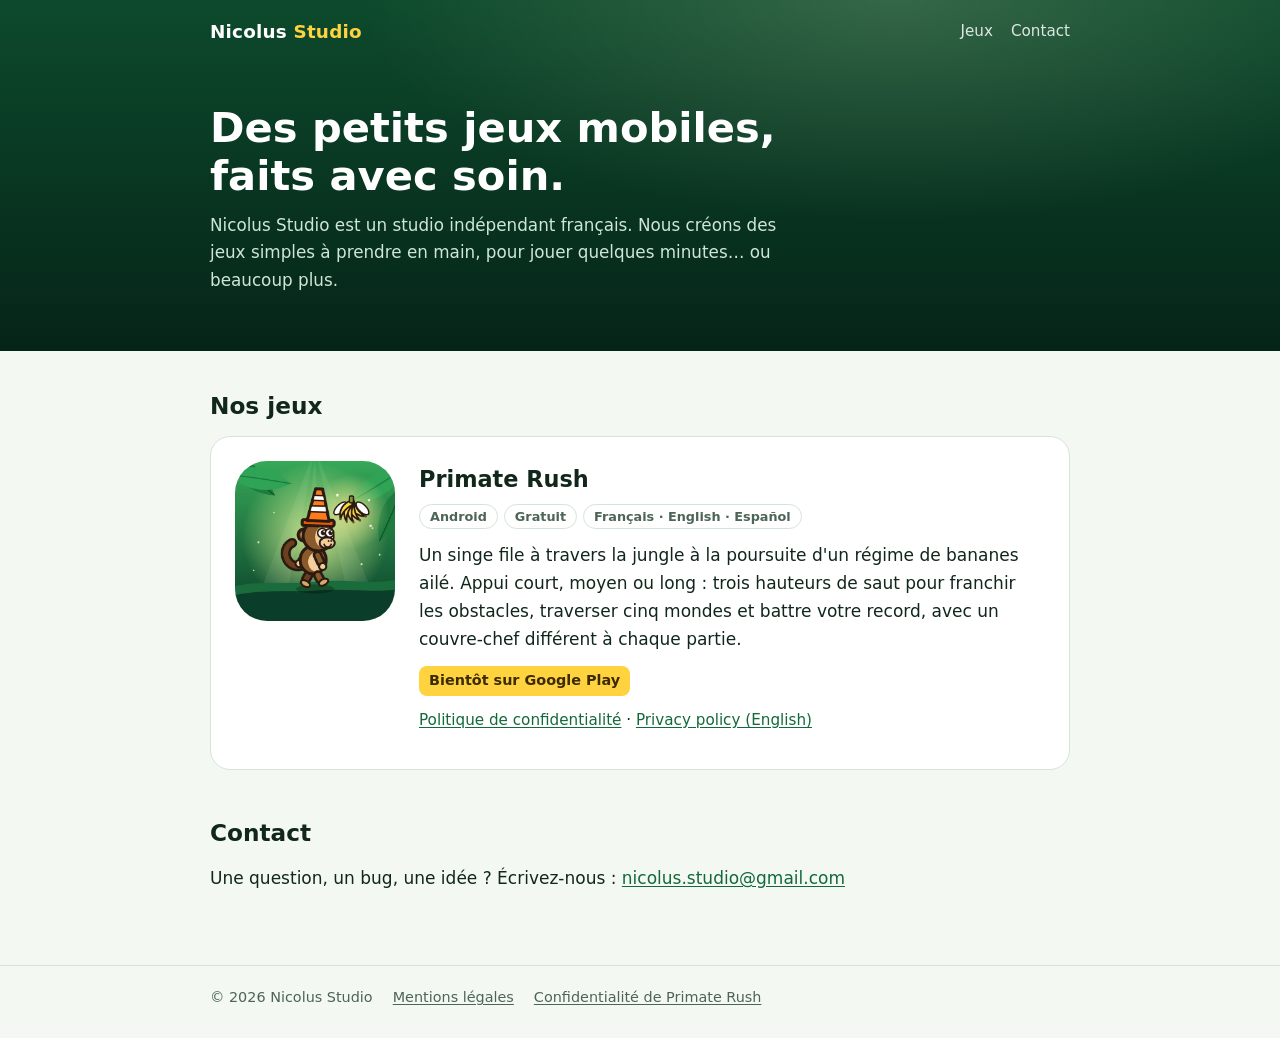
<file: index.html>
<!doctype html>
<html lang="fr">
<head>
  <meta charset="utf-8">
  <meta name="viewport" content="width=device-width, initial-scale=1">
  <title>Nicolus Studio · Jeux mobiles</title>
  <meta name="description" content="Nicolus Studio, studio indépendant français de jeux mobiles. Découvrez Primate Rush sur Android.">
  <!-- Validation Google Search Console (exigée par la Play Console) : ne jamais supprimer -->
  <meta name="google-site-verification" content="YtDoc_-_QyA96NltjLyENuUghlewzQ8tcioZ0ok7Tdg">
  <link rel="icon" type="image/png" href="img/primate-rush-icon.png">
  <link rel="stylesheet" href="style.css">
</head>
<body>
  <header class="site-header">
    <div class="wrap bar">
      <a class="brand" href="./">Nicolus <span>Studio</span></a>
      <nav aria-label="Navigation principale">
        <a href="#jeux">Jeux</a>
        <a href="#contact">Contact</a>
      </nav>
    </div>
    <div class="wrap hero">
      <h1>Des petits jeux mobiles, faits avec soin.</h1>
      <p>Nicolus Studio est un studio indépendant français. Nous créons des jeux simples à prendre en main, pour jouer quelques minutes… ou beaucoup plus.</p>
    </div>
  </header>

  <main class="wrap">
    <section id="jeux" aria-labelledby="jeux-titre">
      <h2 id="jeux-titre">Nos jeux</h2>
      <article class="game">
        <img src="img/primate-rush-icon.png" width="160" height="160" alt="Icône de Primate Rush : un singe coiffé d'un cône de chantier, dans la jungle">
        <div>
          <h3>Primate Rush</h3>
          <p class="tags"><span>Android</span><span>Gratuit</span><span>Français · English · Español</span></p>
          <p>Un singe file à travers la jungle à la poursuite d'un régime de bananes ailé. Appui court, moyen ou long : trois hauteurs de saut pour franchir les obstacles, traverser cinq mondes et battre votre record, avec un couvre-chef différent à chaque partie.</p>
          <p class="status">Bientôt sur Google Play</p>
          <p class="links">
            <a href="primate-rush/confidentialite.html">Politique de confidentialité</a> ·
            <a href="primate-rush/privacy.html" hreflang="en" lang="en">Privacy policy (English)</a>
          </p>
        </div>
      </article>
    </section>

    <section id="contact" aria-labelledby="contact-titre">
      <h2 id="contact-titre">Contact</h2>
      <p>Une question, un bug, une idée ? Écrivez-nous : <a href="mailto:nicolus.studio@gmail.com">nicolus.studio@gmail.com</a></p>
    </section>
  </main>

  <footer class="site-footer">
    <div class="wrap">
      <span>© 2026 Nicolus Studio</span>
      <a href="mentions-legales.html">Mentions légales</a>
      <a href="primate-rush/confidentialite.html">Confidentialité de Primate Rush</a>
    </div>
  </footer>
</body>
</html>
</file>
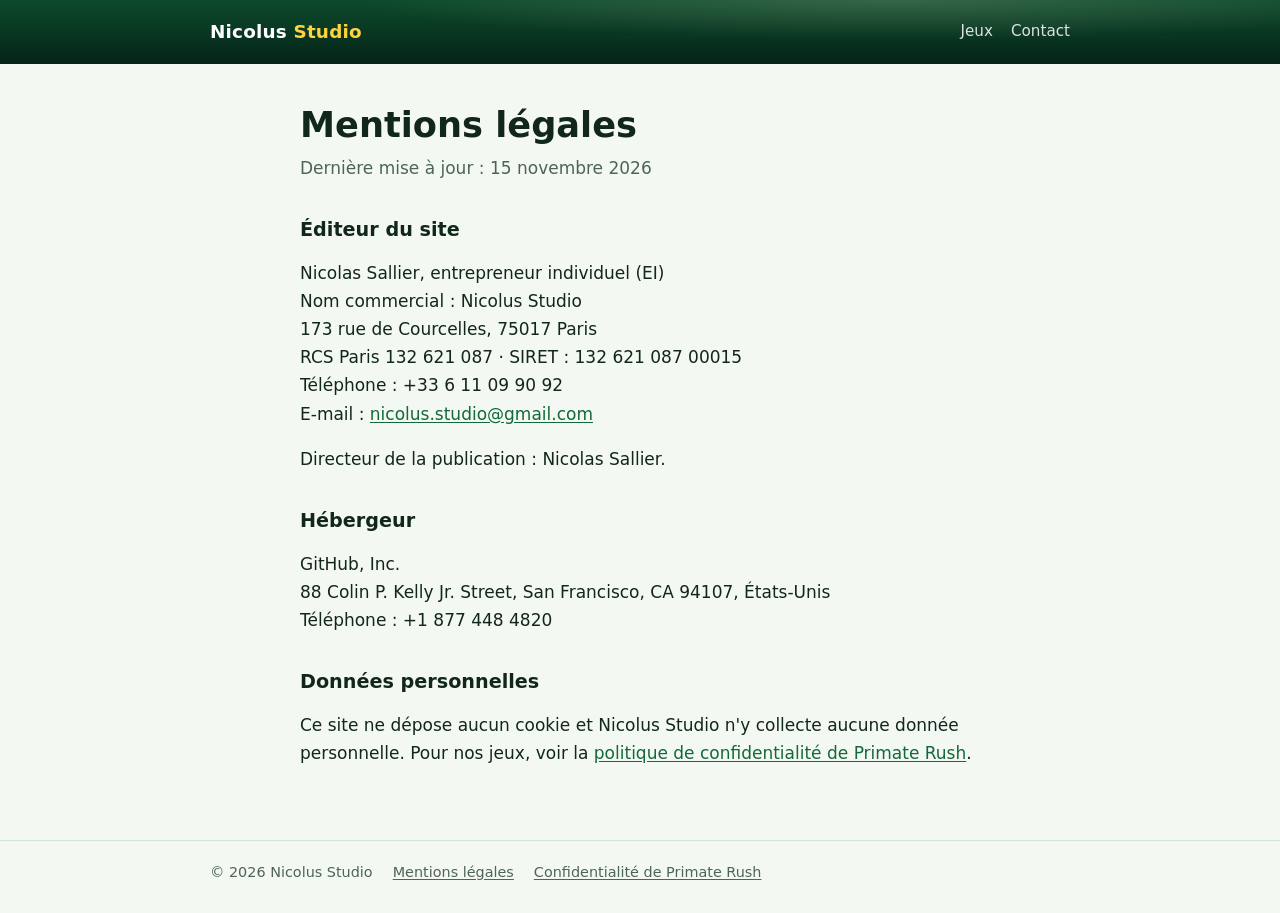
<file: mentions-legales.html>
<!doctype html>
<html lang="fr">
<head>
  <meta charset="utf-8">
  <meta name="viewport" content="width=device-width, initial-scale=1">
  <title>Mentions légales · Nicolus Studio</title>
  <meta name="description" content="Mentions légales du site de Nicolus Studio.">
  <link rel="icon" type="image/png" href="img/primate-rush-icon.png">
  <link rel="stylesheet" href="style.css">
</head>
<body>
  <header class="site-header">
    <div class="wrap bar">
      <a class="brand" href="./">Nicolus <span>Studio</span></a>
      <nav aria-label="Navigation principale">
        <a href="./#jeux">Jeux</a>
        <a href="./#contact">Contact</a>
      </nav>
    </div>
  </header>

  <main class="wrap doc">
    <h1>Mentions légales</h1>
    <p class="updated">Dernière mise à jour : 15 novembre 2026</p>

    <h2>Éditeur du site</h2>
    <p>
      Nicolas Sallier, entrepreneur individuel (EI)<br>
      Nom commercial : Nicolus Studio<br>
      173 rue de Courcelles, 75017 Paris<br>
      RCS Paris 132 621 087 · SIRET : 132 621 087 00015<br>
      Téléphone : +33 6 11 09 90 92<br>
      E-mail : <a href="mailto:nicolus.studio@gmail.com">nicolus.studio@gmail.com</a>
    </p>
    <p>Directeur de la publication : Nicolas Sallier.</p>

    <h2>Hébergeur</h2>
    <p>
      GitHub, Inc.<br>
      88 Colin P. Kelly Jr. Street, San Francisco, CA 94107, États-Unis<br>
      Téléphone : +1 877 448 4820
    </p>

    <h2>Données personnelles</h2>
    <p>Ce site ne dépose aucun cookie et Nicolus Studio n'y collecte aucune donnée personnelle. Pour nos jeux, voir la <a href="primate-rush/confidentialite.html">politique de confidentialité de Primate Rush</a>.</p>
  </main>

  <footer class="site-footer">
    <div class="wrap">
      <span>© 2026 Nicolus Studio</span>
      <a href="mentions-legales.html">Mentions légales</a>
      <a href="primate-rush/confidentialite.html">Confidentialité de Primate Rush</a>
    </div>
  </footer>
</body>
</html>
</file>
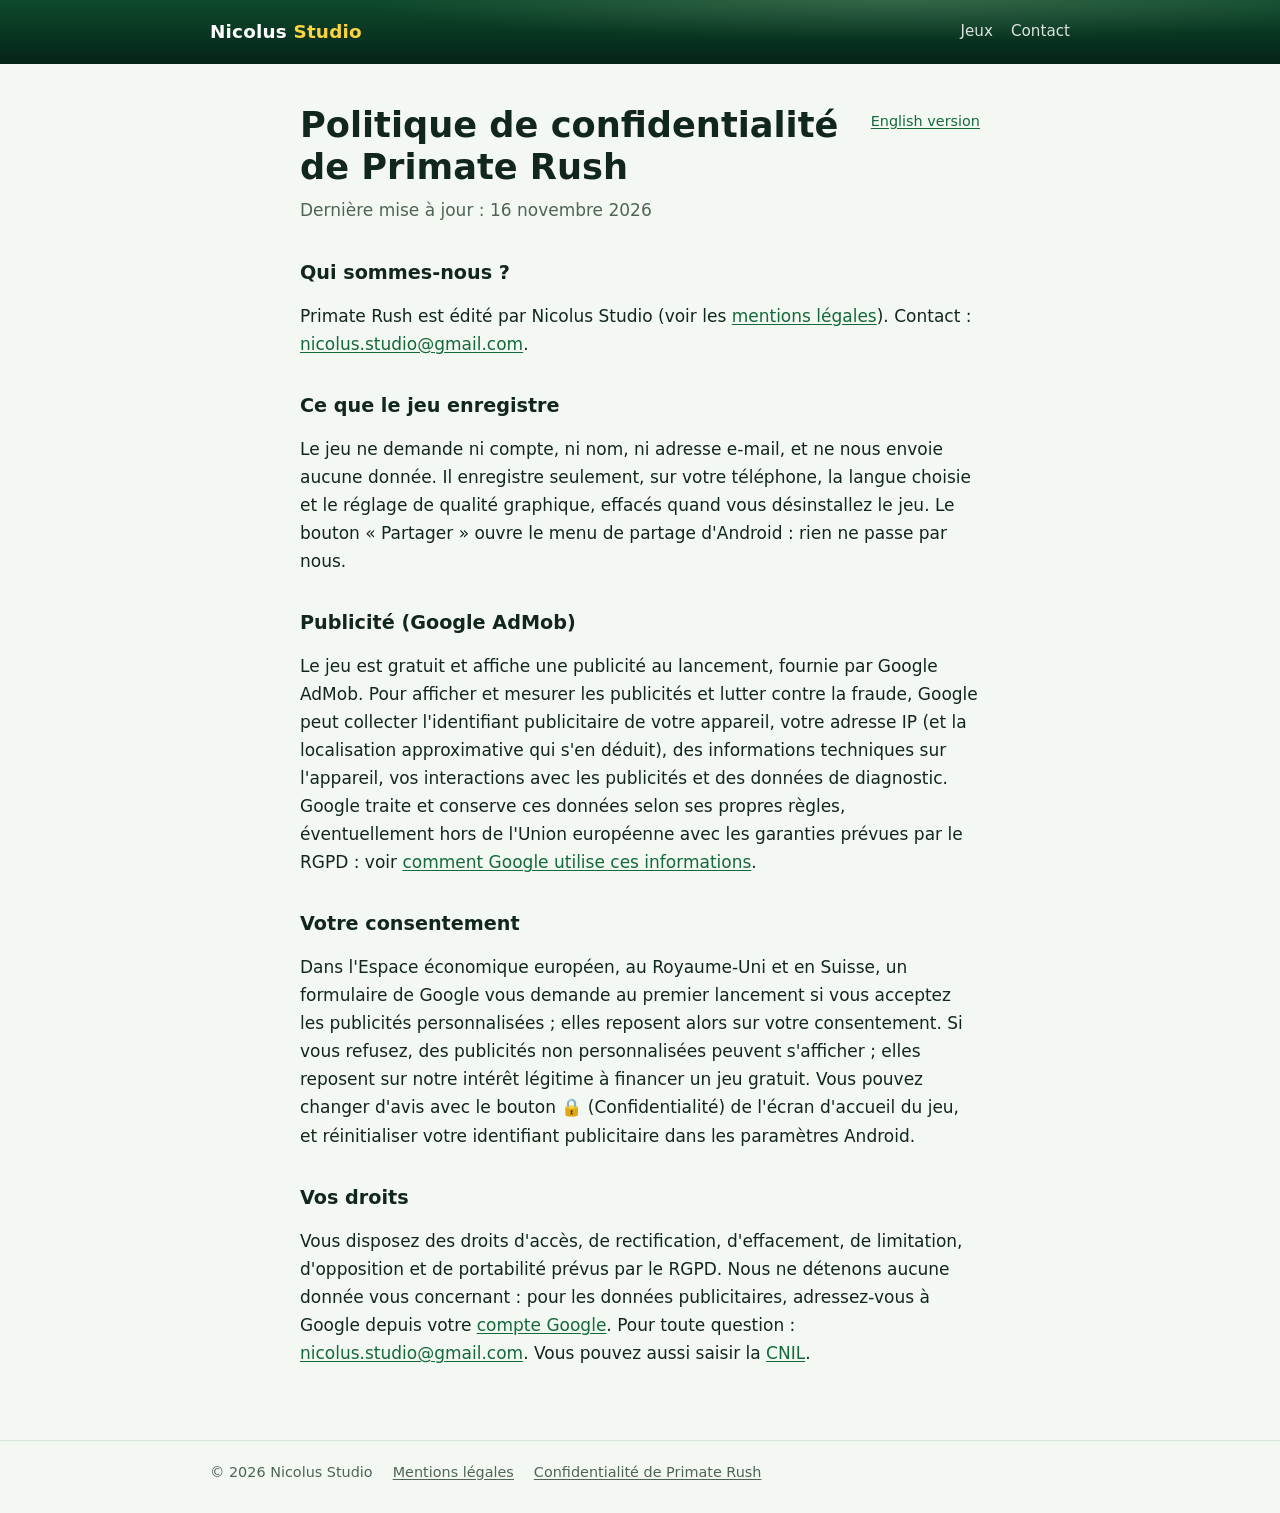
<file: primate-rush/confidentialite.html>
<!doctype html>
<html lang="fr">
<head>
  <meta charset="utf-8">
  <meta name="viewport" content="width=device-width, initial-scale=1">
  <title>Politique de confidentialité de Primate Rush · Nicolus Studio</title>
  <meta name="description" content="Quelles données le jeu Primate Rush utilise, pourquoi, et comment exercer vos droits.">
  <link rel="alternate" hreflang="en" href="privacy.html">
  <link rel="icon" type="image/png" href="../img/primate-rush-icon.png">
  <link rel="stylesheet" href="../style.css">
</head>
<body>
  <header class="site-header">
    <div class="wrap bar">
      <a class="brand" href="../">Nicolus <span>Studio</span></a>
      <nav aria-label="Navigation principale">
        <a href="../#jeux">Jeux</a>
        <a href="../#contact">Contact</a>
      </nav>
    </div>
  </header>

  <main class="wrap doc">
    <a class="lang" href="privacy.html" hreflang="en" lang="en">English version</a>
    <h1>Politique de confidentialité de Primate Rush</h1>
    <p class="updated">Dernière mise à jour : 16 novembre 2026</p>

    <h2>Qui sommes-nous ?</h2>
    <p>Primate Rush est édité par Nicolus Studio (voir les <a href="../mentions-legales.html">mentions légales</a>). Contact : <a href="mailto:nicolus.studio@gmail.com">nicolus.studio@gmail.com</a>.</p>

    <h2>Ce que le jeu enregistre</h2>
    <p>Le jeu ne demande ni compte, ni nom, ni adresse e-mail, et ne nous envoie aucune donnée. Il enregistre seulement, sur votre téléphone, la langue choisie et le réglage de qualité graphique, effacés quand vous désinstallez le jeu. Le bouton « Partager » ouvre le menu de partage d'Android : rien ne passe par nous.</p>

    <h2>Publicité (Google AdMob)</h2>
    <p>Le jeu est gratuit et affiche une publicité au lancement, fournie par Google AdMob. Pour afficher et mesurer les publicités et lutter contre la fraude, Google peut collecter l'identifiant publicitaire de votre appareil, votre adresse IP (et la localisation approximative qui s'en déduit), des informations techniques sur l'appareil, vos interactions avec les publicités et des données de diagnostic. Google traite et conserve ces données selon ses propres règles, éventuellement hors de l'Union européenne avec les garanties prévues par le RGPD : voir <a href="https://policies.google.com/technologies/partner-sites?hl=fr">comment Google utilise ces informations</a>.</p>

    <h2>Votre consentement</h2>
    <p>Dans l'Espace économique européen, au Royaume-Uni et en Suisse, un formulaire de Google vous demande au premier lancement si vous acceptez les publicités personnalisées ; elles reposent alors sur votre consentement. Si vous refusez, des publicités non personnalisées peuvent s'afficher ; elles reposent sur notre intérêt légitime à financer un jeu gratuit. Vous pouvez changer d'avis avec le bouton 🔒 (Confidentialité) de l'écran d'accueil du jeu, et réinitialiser votre identifiant publicitaire dans les paramètres Android.</p>

    <h2>Vos droits</h2>
    <p>Vous disposez des droits d'accès, de rectification, d'effacement, de limitation, d'opposition et de portabilité prévus par le RGPD. Nous ne détenons aucune donnée vous concernant : pour les données publicitaires, adressez-vous à Google depuis votre <a href="https://myaccount.google.com/data-and-privacy?hl=fr">compte Google</a>. Pour toute question : <a href="mailto:nicolus.studio@gmail.com">nicolus.studio@gmail.com</a>. Vous pouvez aussi saisir la <a href="https://www.cnil.fr">CNIL</a>.</p>
  </main>

  <footer class="site-footer">
    <div class="wrap">
      <span>© 2026 Nicolus Studio</span>
      <a href="../mentions-legales.html">Mentions légales</a>
      <a href="confidentialite.html">Confidentialité de Primate Rush</a>
    </div>
  </footer>
</body>
</html>
</file>
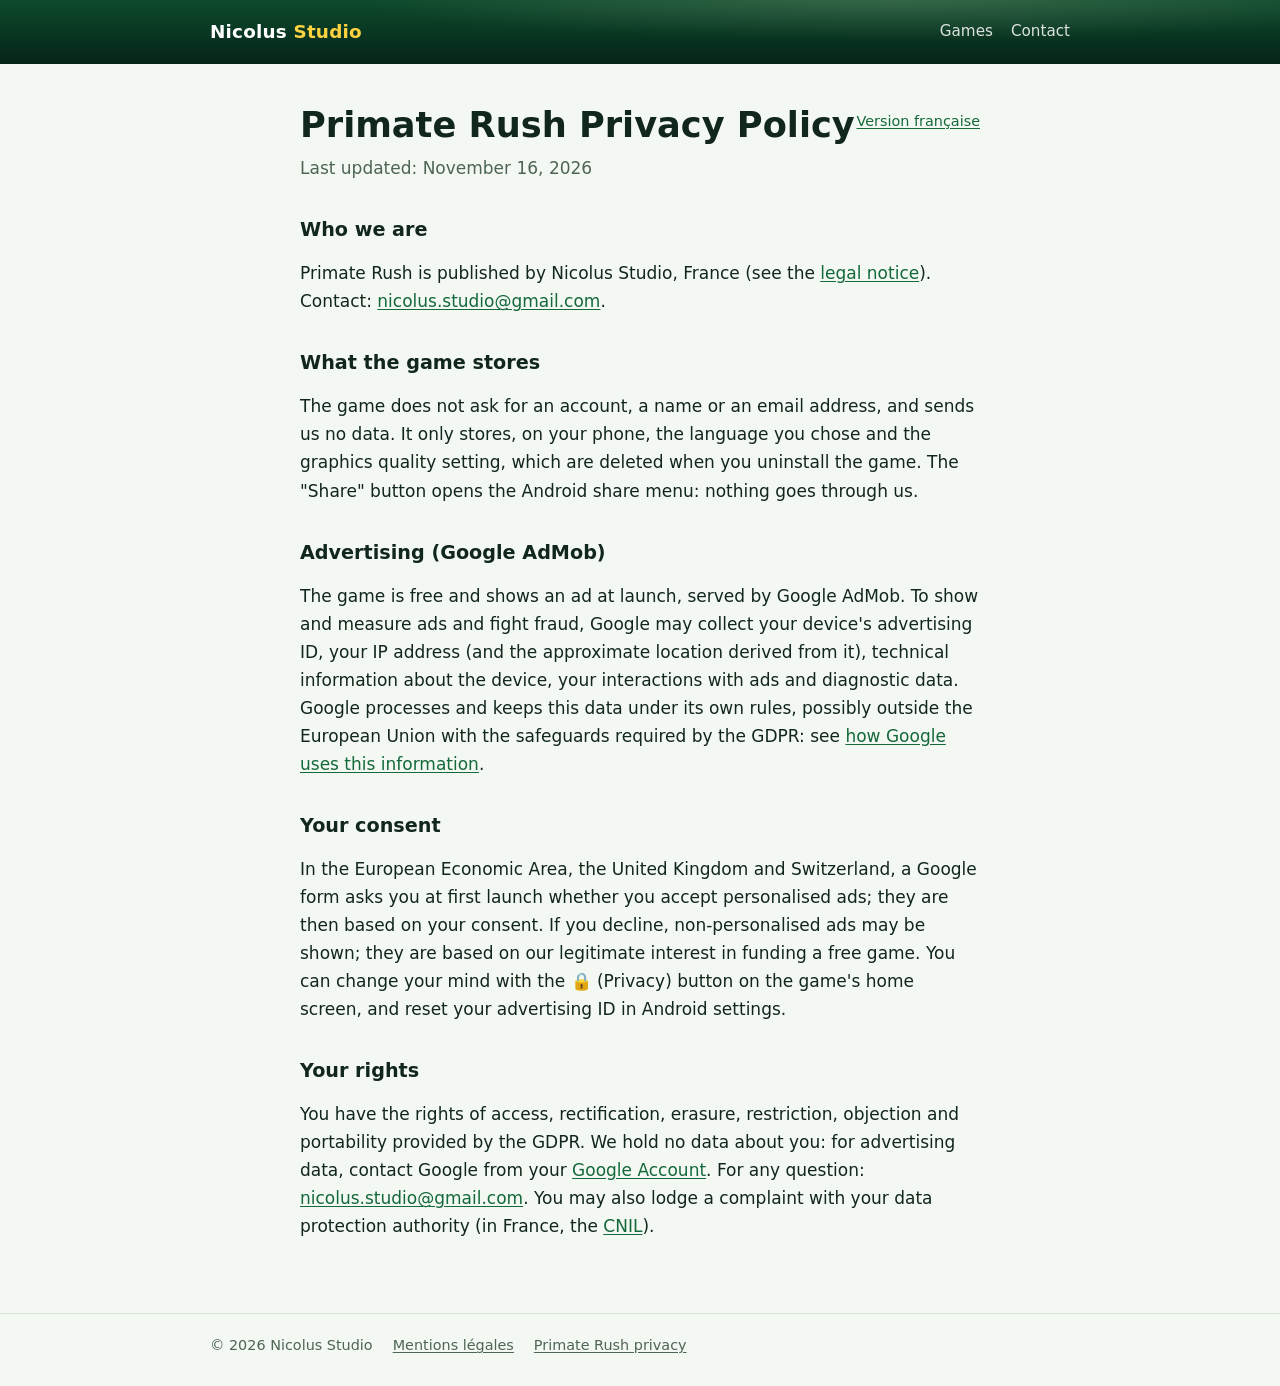
<file: primate-rush/privacy.html>
<!doctype html>
<html lang="en">
<head>
  <meta charset="utf-8">
  <meta name="viewport" content="width=device-width, initial-scale=1">
  <title>Primate Rush Privacy Policy · Nicolus Studio</title>
  <meta name="description" content="What data the game Primate Rush uses, why, and how to exercise your rights.">
  <link rel="alternate" hreflang="fr" href="confidentialite.html">
  <link rel="icon" type="image/png" href="../img/primate-rush-icon.png">
  <link rel="stylesheet" href="../style.css">
</head>
<body>
  <header class="site-header">
    <div class="wrap bar">
      <a class="brand" href="../">Nicolus <span>Studio</span></a>
      <nav aria-label="Main navigation">
        <a href="../#jeux">Games</a>
        <a href="../#contact">Contact</a>
      </nav>
    </div>
  </header>

  <main class="wrap doc">
    <a class="lang" href="confidentialite.html" hreflang="fr" lang="fr">Version française</a>
    <h1>Primate Rush Privacy Policy</h1>
    <p class="updated">Last updated: November 16, 2026</p>

    <h2>Who we are</h2>
    <p>Primate Rush is published by Nicolus Studio, France (see the <a href="../mentions-legales.html" hreflang="fr">legal notice</a>). Contact: <a href="mailto:nicolus.studio@gmail.com">nicolus.studio@gmail.com</a>.</p>

    <h2>What the game stores</h2>
    <p>The game does not ask for an account, a name or an email address, and sends us no data. It only stores, on your phone, the language you chose and the graphics quality setting, which are deleted when you uninstall the game. The "Share" button opens the Android share menu: nothing goes through us.</p>

    <h2>Advertising (Google AdMob)</h2>
    <p>The game is free and shows an ad at launch, served by Google AdMob. To show and measure ads and fight fraud, Google may collect your device's advertising ID, your IP address (and the approximate location derived from it), technical information about the device, your interactions with ads and diagnostic data. Google processes and keeps this data under its own rules, possibly outside the European Union with the safeguards required by the GDPR: see <a href="https://policies.google.com/technologies/partner-sites?hl=en">how Google uses this information</a>.</p>

    <h2>Your consent</h2>
    <p>In the European Economic Area, the United Kingdom and Switzerland, a Google form asks you at first launch whether you accept personalised ads; they are then based on your consent. If you decline, non-personalised ads may be shown; they are based on our legitimate interest in funding a free game. You can change your mind with the 🔒 (Privacy) button on the game's home screen, and reset your advertising ID in Android settings.</p>

    <h2>Your rights</h2>
    <p>You have the rights of access, rectification, erasure, restriction, objection and portability provided by the GDPR. We hold no data about you: for advertising data, contact Google from your <a href="https://myaccount.google.com/data-and-privacy?hl=en">Google Account</a>. For any question: <a href="mailto:nicolus.studio@gmail.com">nicolus.studio@gmail.com</a>. You may also lodge a complaint with your data protection authority (in France, the <a href="https://www.cnil.fr/en">CNIL</a>).</p>
  </main>

  <footer class="site-footer">
    <div class="wrap">
      <span>© 2026 Nicolus Studio</span>
      <a href="../mentions-legales.html" hreflang="fr" lang="fr">Mentions légales</a>
      <a href="privacy.html">Primate Rush privacy</a>
    </div>
  </footer>
</body>
</html>
</file>
<file: style.css>
/* Nicolus Studio — feuille de style commune à toutes les pages.
   Aucune ressource externe (ni police, ni script) : rien n'est envoyé à un tiers quand on visite le site. */

:root {
  --jungle: #052418;          /* fond de l'écran de lancement de Primate Rush */
  --jungle-2: #0d4a2c;
  --leaf: #2f9a5a;
  --banana: #ffd23f;

  --bg: #f4f8f3;
  --surface: #ffffff;
  --ink: #12271c;
  --muted: #4d6457;
  --line: #d5e4d9;
  --link: #13693a;
  --todo-bg: #ffe58a;
  --todo-ink: #5a3d00;
}

@media (prefers-color-scheme: dark) {
  :root {
    --bg: #06170f;
    --surface: #0c2619;
    --ink: #e6f2ea;
    --muted: #9db6a8;
    --line: #1c3f2d;
    --link: #82d9a5;
  }
}

* { box-sizing: border-box; }

body {
  margin: 0;
  background: var(--bg);
  color: var(--ink);
  font: 17px/1.65 system-ui, -apple-system, "Segoe UI", Roboto, "Helvetica Neue", Arial, sans-serif;
  -webkit-text-size-adjust: 100%;
}

a { color: var(--link); text-underline-offset: 2px; }
a:hover { text-decoration-thickness: 2px; }

.wrap { max-width: 900px; margin: 0 auto; padding: 0 20px; }

/* ---------- En-tête ---------- */
.site-header {
  color: #fff;
  background:
    radial-gradient(ellipse 60% 90% at 70% 0%, rgba(255, 255, 210, .16), transparent 70%),
    linear-gradient(180deg, var(--jungle-2), var(--jungle));
}
.site-header a { color: #fff; }

.bar {
  display: flex; align-items: center; justify-content: space-between; gap: 16px;
  min-height: 64px;
}
.brand {
  font-weight: 800; font-size: 1.15rem; letter-spacing: .01em; text-decoration: none;
}
.brand span { color: var(--banana); }
.bar nav { display: flex; gap: 18px; font-size: .95rem; }
.bar nav a { text-decoration: none; opacity: .85; }
.bar nav a:hover { opacity: 1; text-decoration: underline; }

.hero { padding: 40px 20px 56px; }
.hero h1 { margin: 0 0 12px; font-size: clamp(1.8rem, 5vw, 2.6rem); line-height: 1.15; max-width: 20ch; }
.hero p { margin: 0; max-width: 56ch; color: #cfe6d7; font-size: 1.05rem; }

/* ---------- Contenu ---------- */
main.wrap { padding-top: 40px; padding-bottom: 56px; }
section + section { margin-top: 48px; }
h2 { font-size: 1.45rem; line-height: 1.25; margin: 0 0 16px; }

.game {
  display: grid; grid-template-columns: 160px 1fr; gap: 24px; align-items: start;
  background: var(--surface); border: 1px solid var(--line); border-radius: 20px;
  padding: 24px;
}
.game img { width: 160px; height: 160px; border-radius: 32px; display: block; }
.game h3 { margin: 0 0 6px; font-size: 1.4rem; }
.game p { margin: 0 0 12px; }

.tags { display: flex; flex-wrap: wrap; gap: 6px; }
.tags span {
  font-size: .8rem; font-weight: 600; color: var(--muted);
  border: 1px solid var(--line); border-radius: 999px; padding: 1px 10px;
}
.status {
  display: inline-block; font-weight: 700; font-size: .9rem;
  background: var(--banana); color: #3d2b00; border-radius: 8px; padding: 3px 10px;
}
.links { font-size: .95rem; }

@media (max-width: 560px) {
  .game { grid-template-columns: 1fr; }
  .game img { width: 120px; height: 120px; border-radius: 26px; }
}

/* ---------- Pages de texte (confidentialité, mentions légales) ---------- */
.doc { max-width: 720px; }
.doc h1 { font-size: clamp(1.7rem, 4.5vw, 2.2rem); line-height: 1.2; margin: 0 0 8px; }
.doc .updated { color: var(--muted); margin: 0 0 32px; }
.doc h2 { font-size: 1.2rem; margin: 36px 0 10px; }
.doc ul { padding-left: 1.2em; }
.doc li + li { margin-top: 4px; }
.doc .lang { float: right; font-size: .9rem; margin-top: 6px; }

/* Infos à compléter avant la mise en ligne : bien visibles pour ne pas les oublier */
mark.todo { background: var(--todo-bg); color: var(--todo-ink); border-radius: 4px; padding: 0 4px; font-weight: 600; }

/* ---------- Pied de page ---------- */
.site-footer { border-top: 1px solid var(--line); color: var(--muted); font-size: .9rem; }
.site-footer .wrap { display: flex; flex-wrap: wrap; gap: 8px 20px; padding-top: 20px; padding-bottom: 28px; }
.site-footer a { color: var(--muted); }
</file>
